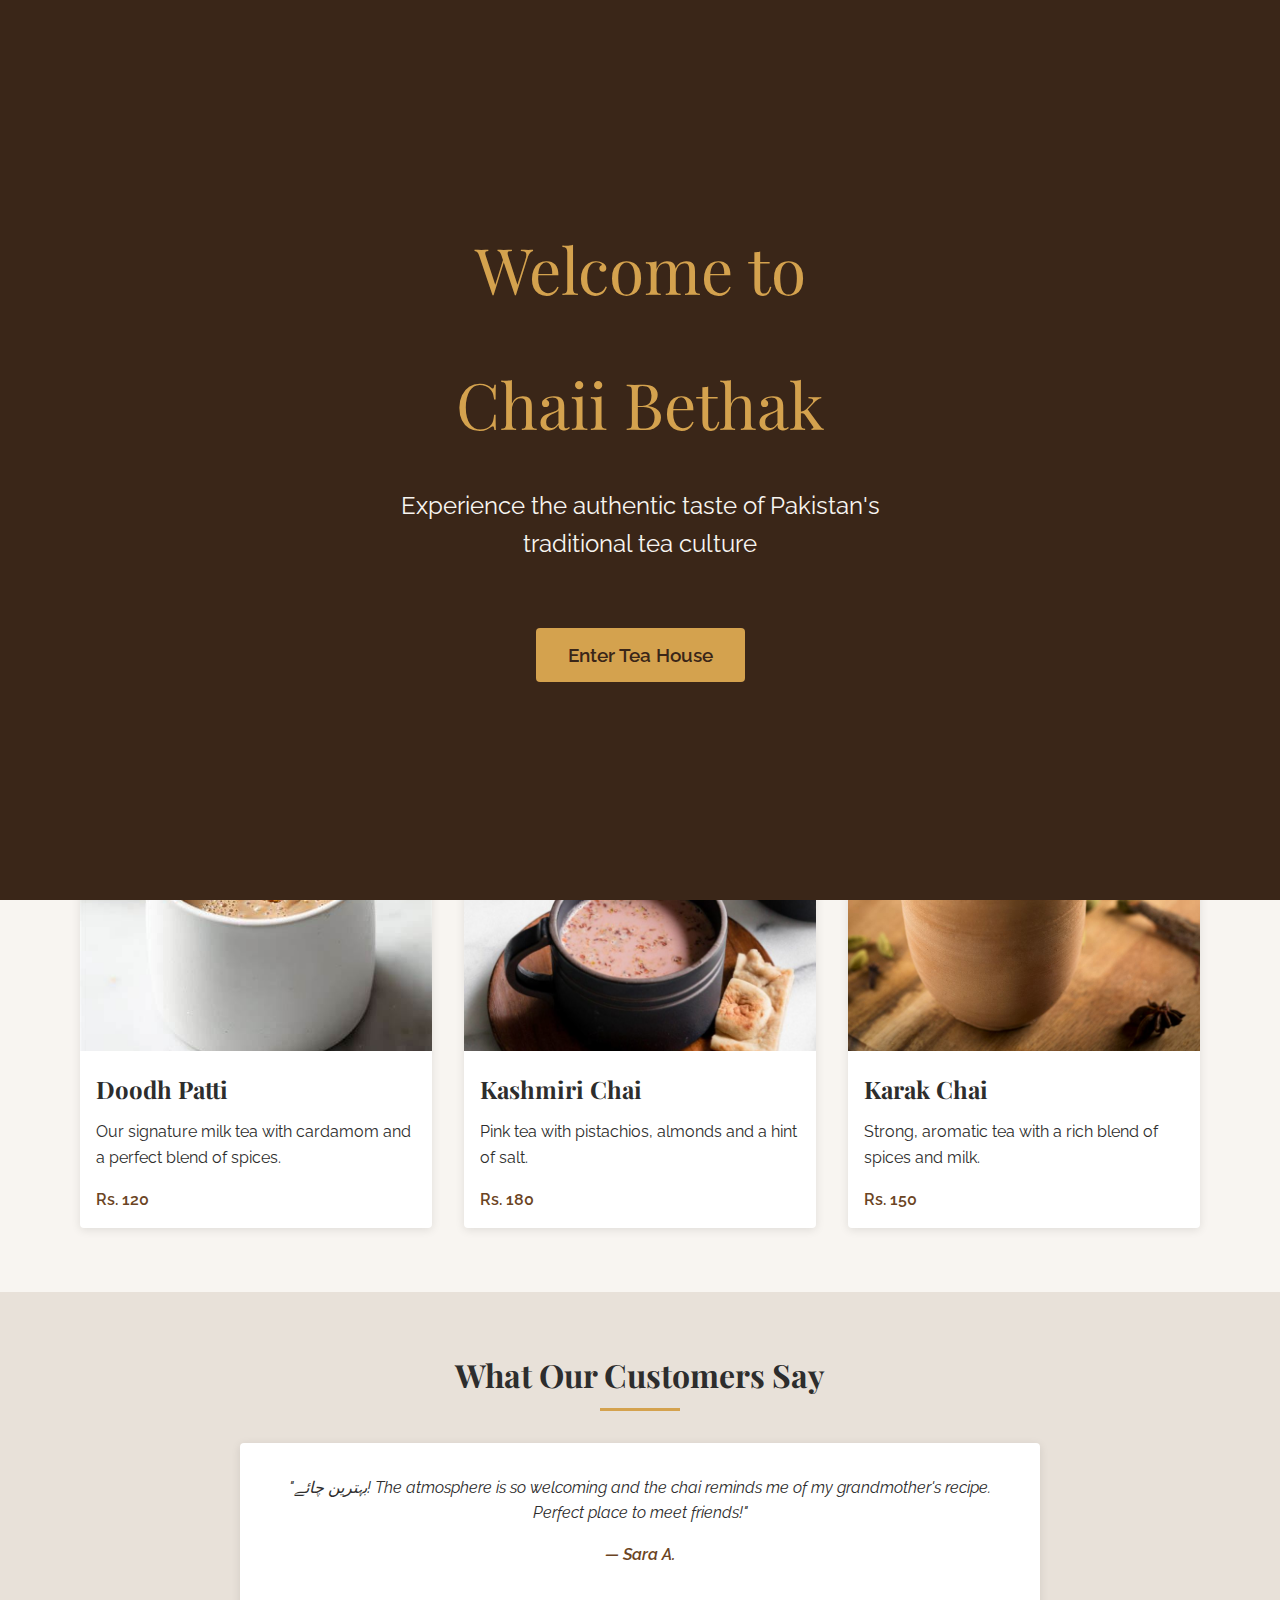
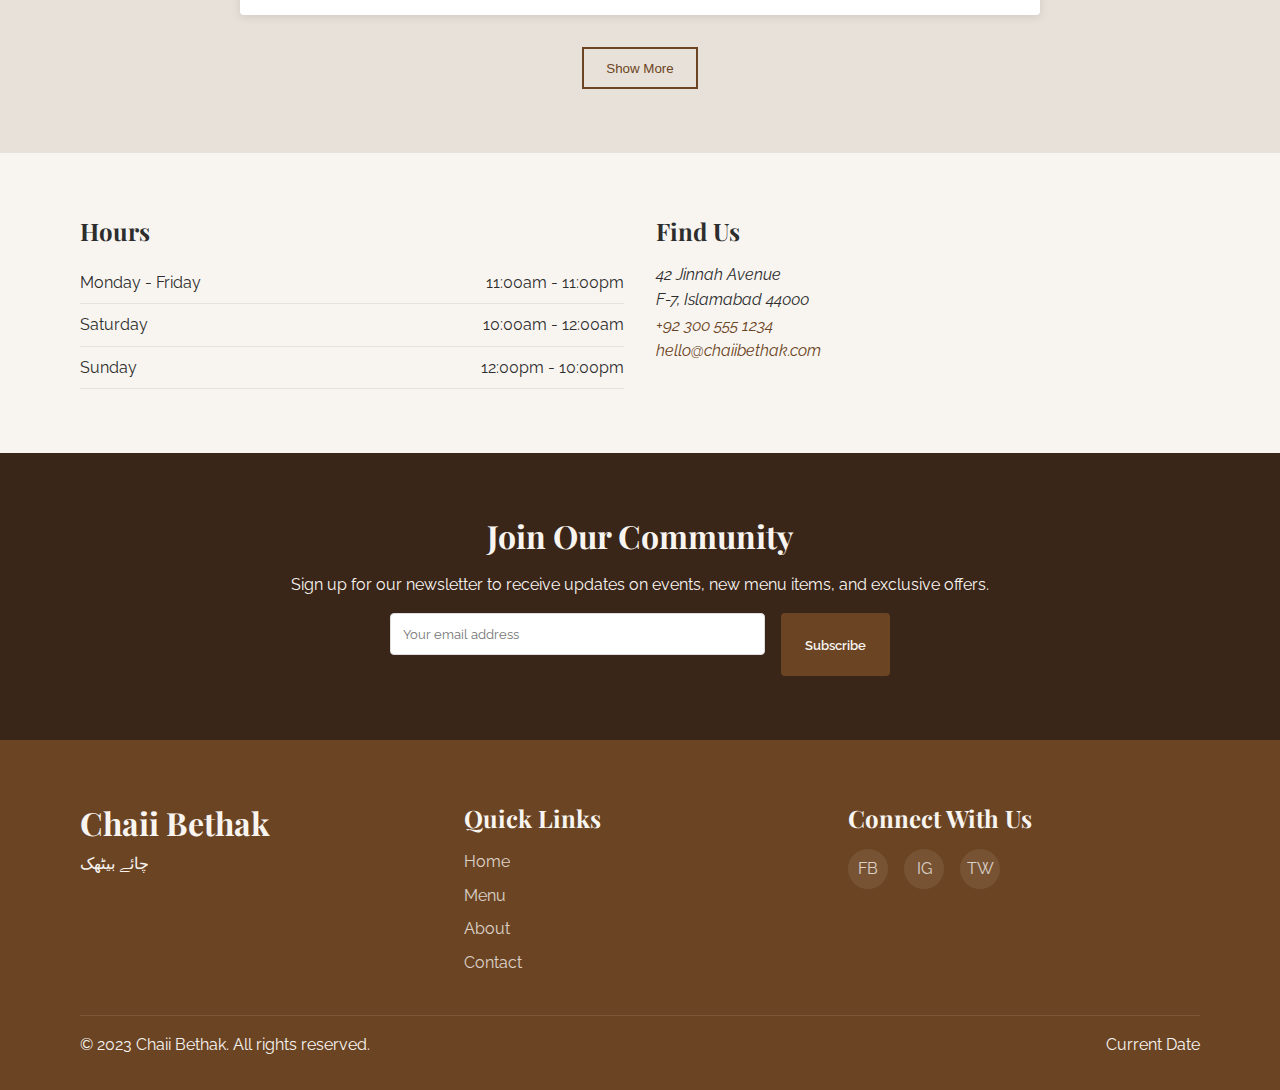
<file: index.html>
<!DOCTYPE html>
<html lang="en">
<head>
    <meta charset="UTF-8">
    <meta name="viewport" content="width=device-width, initial-scale=1.0">
    <title>Chaii Bethak - Traditional Pakistani Tea House</title>
    <link rel="stylesheet" href="css/style.css">
    <link rel="icon" href="favicon.ico" type="image/x-icon">
    <!-- Google Fonts - Using a mix of fonts for a more custom feel -->
    <link rel="preconnect" href="https://fonts.googleapis.com">
    <link rel="preconnect" href="https://fonts.gstatic.com" crossorigin>
    <link href="https://fonts.googleapis.com/css2?family=Playfair+Display:wght@400;700&family=Raleway:wght@300;400;600&display=swap" rel="stylesheet">
</head>
<body>
    <!-- Header with navigation -->
    <header>
        <div class="container">
            <div class="logo">
                <h1>Chaii Bethak</h1>
                <p class="tagline">چائے بیٹھک</p>
            </div>
            <nav>
                <ul>
                    <li><a href="index.html" class="active">Home</a></li>
                    <li><a href="menu.html">Menu</a></li>
                    <li><a href="about.html">About</a></li>
                    <li><a href="contact.html">Contact</a></li>
                </ul>
            </nav>
            <div class="mobile-menu-toggle">
                <span></span>
                <span></span>
                <span></span>
            </div>
        </div>
    </header>

    <!-- Hero section -->
    <section class="hero">
        <div class="container">
            <div class="hero-content">
                <h2>Brewing Traditions, <br>Serving Memories</h2>
                <p>Authentic Pakistani chai and cultural experience</p>
                <a href="menu.html" class="btn">Explore Our Menu</a>
            </div>
        </div>
    </section>

    <!-- Featured products section -->
    <section class="featured">
        <div class="container">
            <h2 class="section-title">Our Specialties</h2>
            <div class="products-grid">
                <div class="product-card">
                    <img src="images/chai1.jpg" alt="Doodh Patti">
                    <h3>Doodh Patti</h3>
                    <p>Our signature milk tea with cardamom and a perfect blend of spices.</p>
                    <p class="price">Rs. 120</p>
                </div>
                <div class="product-card">
                    <img src="images/chai2.jpg" alt="Kashmiri Chai">
                    <h3>Kashmiri Chai</h3>
                    <p>Pink tea with pistachios, almonds and a hint of salt.</p>
                    <p class="price">Rs. 180</p>
                </div>
                <div class="product-card">
                    <img src="images/chai3.jpg" alt="Karak Chai">
                    <h3>Karak Chai</h3>
                    <p>Strong, aromatic tea with a rich blend of spices and milk.</p>
                    <p class="price">Rs. 150</p>
                </div>
            </div>
        </div>
    </section>

    <!-- Testimonials section with toggle functionality -->
    <section class="testimonials">
        <div class="container">
            <h2 class="section-title">What Our Customers Say</h2>
            <div class="testimonial-container">
                <div class="testimonial">
                    <p>"بہترین چائے! The atmosphere is so welcoming and the chai reminds me of my grandmother's recipe. Perfect place to meet friends!"</p>
                    <p class="author">— Sara A.</p>
                </div>
                <div class="testimonial hidden">
                    <p>"Their samosas and chai combination is unbeatable. I come here every weekend with my family. Mashallah, great service!"</p>
                    <p class="author">— Ahmed K.</p>
                </div>
                <div class="testimonial hidden">
                    <p>"As a chai enthusiast, I appreciate their attention to authentic flavors. The cultural ambiance makes it even more special."</p>
                    <p class="author">— Fatima R.</p>
                </div>
            </div>
            <button id="show-more" class="btn-secondary">Show More</button>
        </div>
    </section>

    <!-- Hours and location -->
    <section class="info-section">
        <div class="container">
            <div class="info-grid">
                <div class="hours">
                    <h3>Hours</h3>
                    <table>
                        <tr>
                            <td>Monday - Friday</td>
                            <td>11:00am - 11:00pm</td>
                        </tr>
                        <tr>
                            <td>Saturday</td>
                            <td>10:00am - 12:00am</td>
                        </tr>
                        <tr>
                            <td>Sunday</td>
                            <td>12:00pm - 10:00pm</td>
                        </tr>
                    </table>
                </div>
                <div class="location">
                    <h3>Find Us</h3>
                    <address>
                        42 Jinnah Avenue<br>
                        F-7, Islamabad 44000<br>
                        <a href="tel:+923005551234">+92 300 555 1234</a><br>
                        <a href="mailto:hello@chaiibethak.com">hello@chaiibethak.com</a>
                    </address>
                </div>
            </div>
        </div>
    </section>

    <!-- Newsletter signup -->
    <section class="newsletter">
        <div class="container">
            <h2>Join Our Community</h2>
            <p>Sign up for our newsletter to receive updates on events, new menu items, and exclusive offers.</p>
            <form id="newsletter-form">
                <div class="form-group">
                    <input type="email" id="email" name="email" placeholder="Your email address" required>
                    <span class="error-message" id="email-error"></span>
                </div>
                <button type="submit" class="btn">Subscribe</button>
            </form>
        </div>
    </section>

    <!-- Footer -->
    <footer>
        <div class="container">
            <div class="footer-content">
                <div class="footer-logo">
                    <h2>Chaii Bethak</h2>
                    <p>چائے بیٹھک</p>
                </div>
                <div class="footer-links">
                    <h3>Quick Links</h3>
                    <ul>
                        <li><a href="index.html">Home</a></li>
                        <li><a href="menu.html">Menu</a></li>
                        <li><a href="about.html">About</a></li>
                        <li><a href="contact.html">Contact</a></li>
                    </ul>
                </div>
                <div class="footer-social">
                    <h3>Connect With Us</h3>
                    <div class="social-icons">
                        <a href="#" aria-label="Facebook">FB</a>
                        <a href="#" aria-label="Instagram">IG</a>
                        <a href="#" aria-label="Twitter">TW</a>
                    </div>
                </div>
            </div>
            <div class="footer-bottom">
                <p>&copy; 2023 Chaii Bethak. All rights reserved.</p>
                <p id="current-date">Current Date</p>
            </div>
        </div>
    </footer>

    <!-- Back to top button -->
    <button id="back-to-top" aria-label="Back to top">↑</button>

    <!-- JavaScript -->
    <script src="js/script.js"></script>
</body>
</html>
</file>
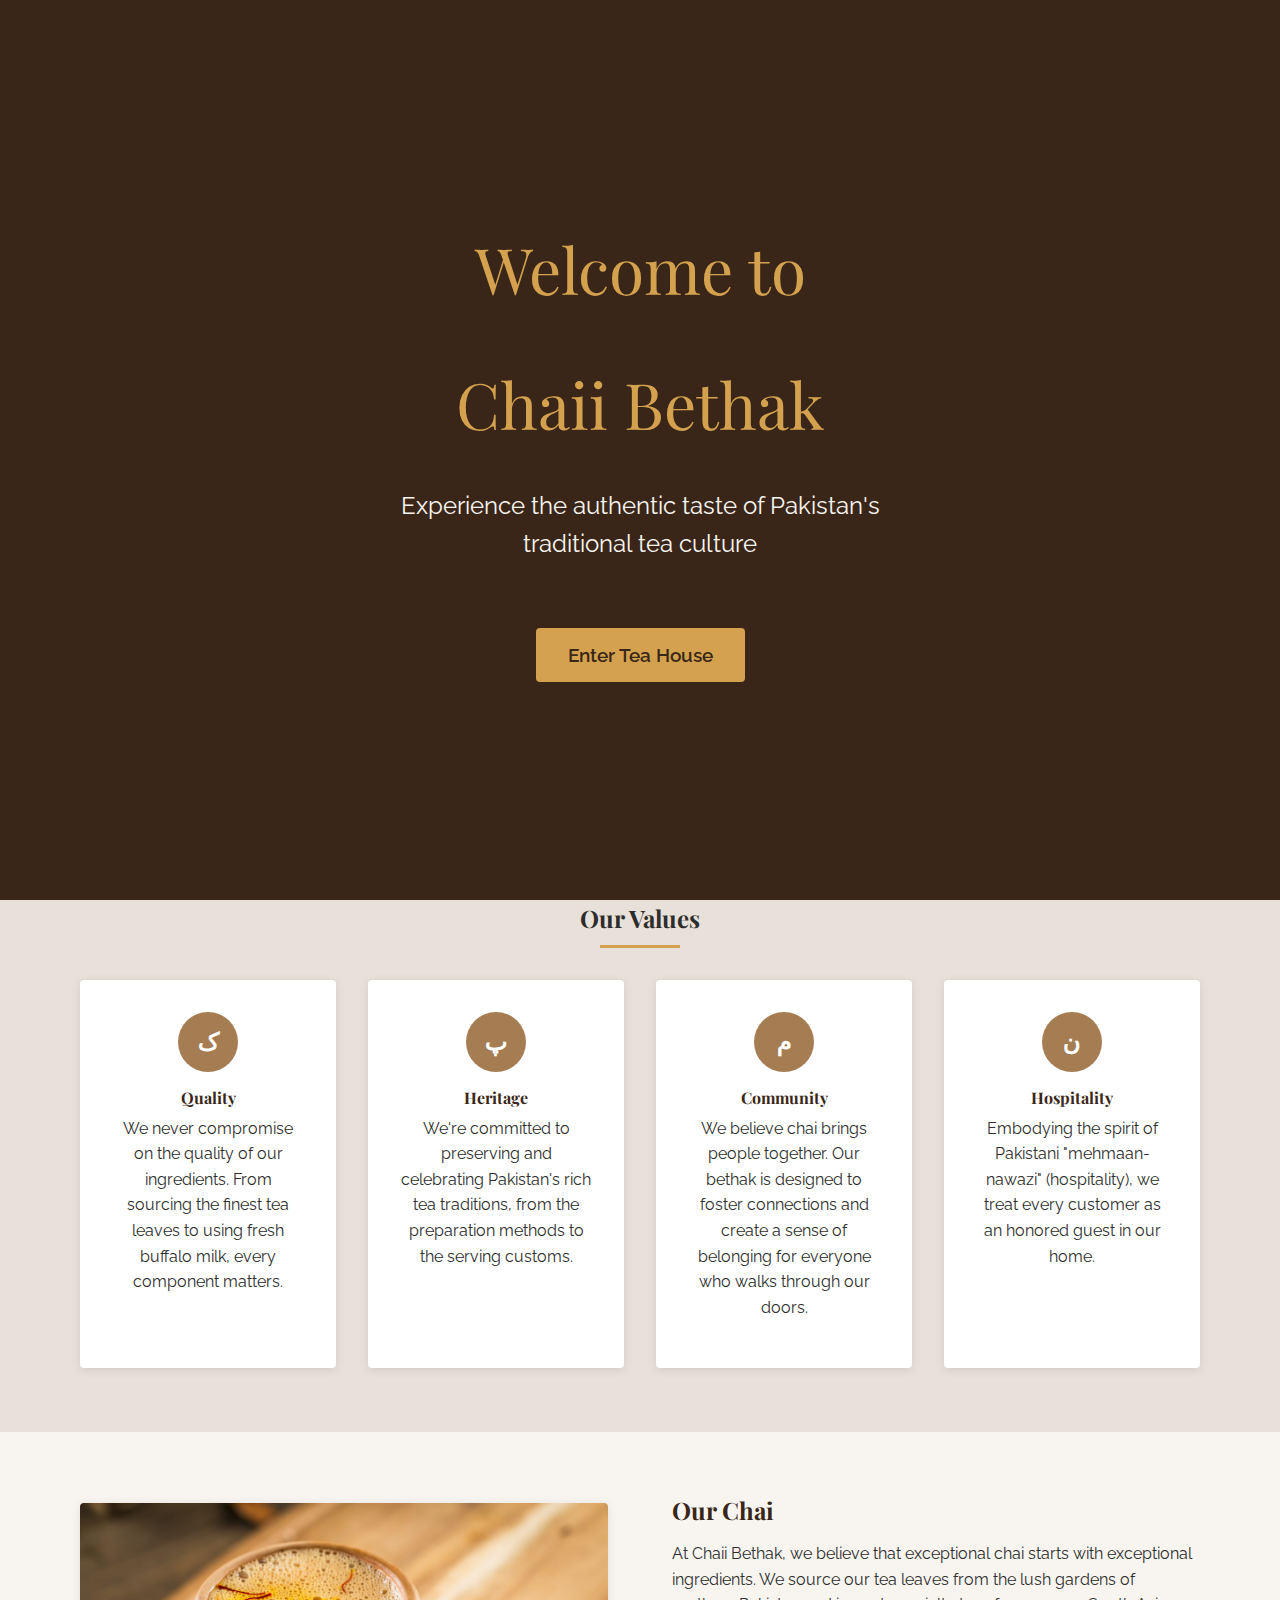
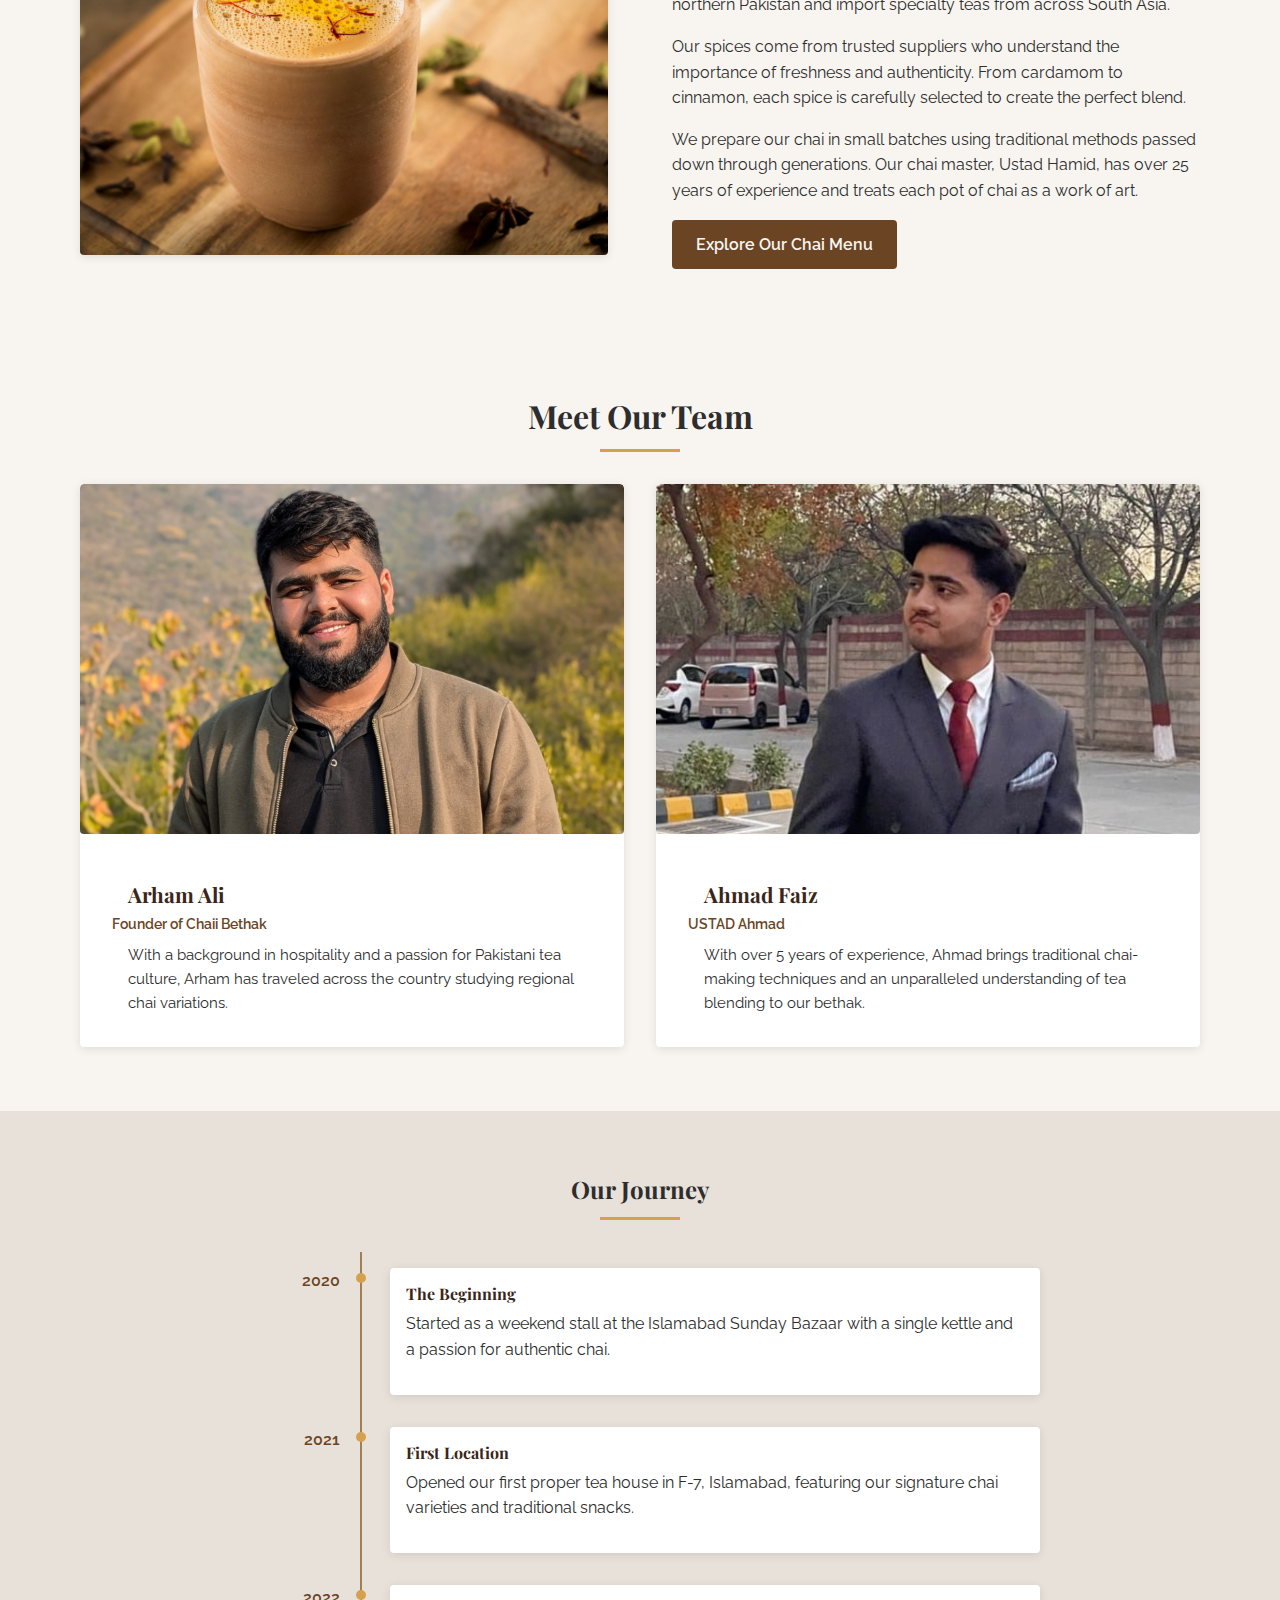
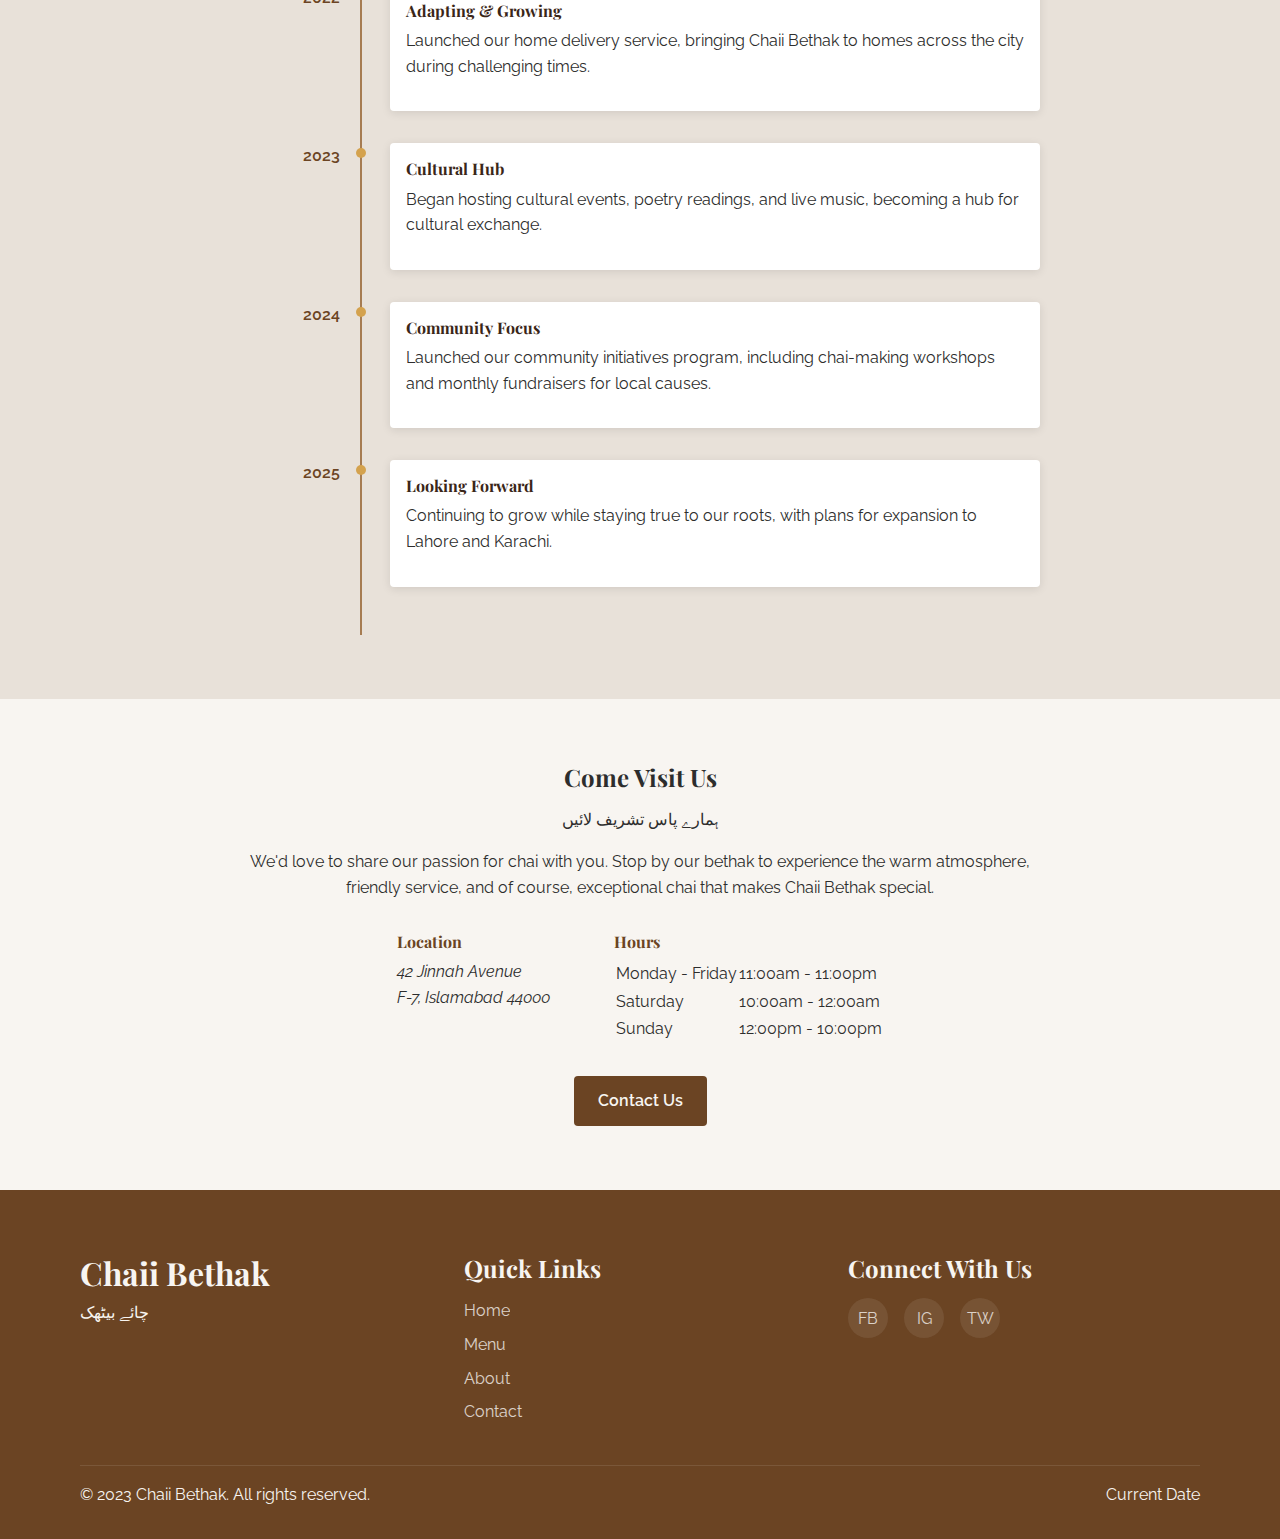
<file: about.html>
<!DOCTYPE html>
<html lang="en">
<head>
    <meta charset="UTF-8">
    <meta name="viewport" content="width=device-width, initial-scale=1.0">
    <title>About Us - Chaii Bethak</title>
    <link rel="stylesheet" href="css/style.css">
    <link rel="icon" href="favicon.ico" type="image/x-icon">
    <!-- Google Fonts -->
    <link rel="preconnect" href="https://fonts.googleapis.com">
    <link rel="preconnect" href="https://fonts.gstatic.com" crossorigin>
    <link href="https://fonts.googleapis.com/css2?family=Playfair+Display:wght@400;700&family=Raleway:wght@300;400;600&display=swap" rel="stylesheet">
</head>
<body>
    <!-- Header with navigation -->
    <header>
        <div class="container">
            <div class="logo">
                <h1>Chaii Bethak</h1>
                <p class="tagline">چائے بیٹھک</p>
            </div>
            <nav>
                <ul>
                    <li><a href="index.html">Home</a></li>
                    <li><a href="menu.html">Menu</a></li>
                    <li><a href="about.html" class="active">About</a></li>
                    <li><a href="contact.html">Contact</a></li>
                </ul>
            </nav>
            <div class="mobile-menu-toggle">
                <span></span>
                <span></span>
                <span></span>
            </div>
        </div>
    </header>

    <!-- Page header -->
    <section class="page-header">
        <div class="container">
            <h2>Our Story</h2>
            <p>ہماری کہانی</p>
        </div>
    </section>

    <!-- Our story section -->
    <section class="story-section">
        <div class="container">
            <div class="story-content">
                <div class="story-text">
                    <h3>How It All Began</h3>
                    <p>Chaii Bethak was born from a deep love for Pakistan's rich tea culture. In 2020, founders Arham Ali and Ahmad Faiz, after years of experiencing tea traditions across Pakistan, decided to create a space where quality chai, community, and cultural heritage could thrive together.</p>
                    <p>What started as a small stall at the local bazaar quickly gained a devoted following. People weren't just coming for the chai; they were coming for the experience—the warm conversations, the traditional ambiance, and the authentic flavors that reminded them of home.</p>
                    <p>Within a year, we opened our first proper tea house in Islamabad, creating a "bethak" (sitting area) for chai enthusiasts and casual drinkers alike. The name "Chaii Bethak" reflects our commitment to being more than just a tea shop—we're a gathering place where people can find comfort, connection, and of course, exceptional chai.</p>
                </div>
                <div class="story-image">
                    <img src="images/founders.jpg" alt="Chaii Bethak Founders">
                </div>
            </div>
        </div>
    </section>

    <!-- Our values section -->
    <section class="values-section">
        <div class="container">
            <h3 class="section-title">Our Values</h3>
            <div class="values-grid">
                <div class="value-card">
                    <div class="value-icon">ک</div>
                    <h4>Quality</h4>
                    <p>We never compromise on the quality of our ingredients. From sourcing the finest tea leaves to using fresh buffalo milk, every component matters.</p>
                </div>
                <div class="value-card">
                    <div class="value-icon">پ</div>
                    <h4>Heritage</h4>
                    <p>We're committed to preserving and celebrating Pakistan's rich tea traditions, from the preparation methods to the serving customs.</p>
                </div>
                <div class="value-card">
                    <div class="value-icon">م</div>
                    <h4>Community</h4>
                    <p>We believe chai brings people together. Our bethak is designed to foster connections and create a sense of belonging for everyone who walks through our doors.</p>
                </div>
                <div class="value-card">
                    <div class="value-icon">ن</div>
                    <h4>Hospitality</h4>
                    <p>Embodying the spirit of Pakistani "mehmaan-nawazi" (hospitality), we treat every customer as an honored guest in our home.</p>
                </div>
            </div>
        </div>
    </section>

    <!-- Our tea section -->
    <section class="coffee-sourcing">
        <div class="container">
            <div class="sourcing-content">
                <div class="sourcing-image">
                    <img src="images/chai3.jpg" alt="Tea Garden">
                </div>
                <div class="sourcing-text">
                    <h3>Our Chai</h3>
                    <p>At Chaii Bethak, we believe that exceptional chai starts with exceptional ingredients. We source our tea leaves from the lush gardens of northern Pakistan and import specialty teas from across South Asia.</p>
                    <p>Our spices come from trusted suppliers who understand the importance of freshness and authenticity. From cardamom to cinnamon, each spice is carefully selected to create the perfect blend.</p>
                    <p>We prepare our chai in small batches using traditional methods passed down through generations. Our chai master, Ustad Hamid, has over 25 years of experience and treats each pot of chai as a work of art.</p>
                    <a href="menu.html" class="btn">Explore Our Chai Menu</a>
                </div>
            </div>
        </div>
    </section>

    <!-- Team section -->
    <section class="team-section">
        <div class="container">
            <h2 class="section-title">Meet Our Team</h2>
            <div class="team-grid">
                <div class="team-member">
                    <div class="team-photo">
                        <img src="images/arham.jpg" alt="Arham Ali">
                    </div>
                    <div class="team-content">
                        <h4>Arham Ali</h4>
                        <span class="team-role">Founder of Chaii Bethak</span>
                        <p>With a background in hospitality and a passion for Pakistani tea culture, Arham has traveled across the country studying regional chai variations.</p>
                    </div>
                </div>
                <div class="team-member">
                    <div class="team-photo">
                        <img src="images/ahmed.jpg" alt="Ahmad Faiz">
                    </div>
                    <div class="team-content">
                        <h4>Ahmad Faiz</h4>
                        <span class="team-role">USTAD Ahmad</span>
                        <p>With over 5 years of experience, Ahmad brings traditional chai-making techniques and an unparalleled understanding of tea blending to our bethak.</p>
                    </div>
                </div>
            </div>
        </div>
    </section>

    <!-- Timeline section -->
    <section class="timeline-section">
        <div class="container">
            <h3 class="section-title">Our Journey</h3>
            <div class="timeline">
                <div class="timeline-item">
                    <div class="timeline-dot"></div>
                    <div class="timeline-date">2020</div>
                    <div class="timeline-content">
                        <h4>The Beginning</h4>
                        <p>Started as a weekend stall at the Islamabad Sunday Bazaar with a single kettle and a passion for authentic chai.</p>
                    </div>
                </div>
                <div class="timeline-item">
                    <div class="timeline-dot"></div>
                    <div class="timeline-date">2021</div>
                    <div class="timeline-content">
                        <h4>First Location</h4>
                        <p>Opened our first proper tea house in F-7, Islamabad, featuring our signature chai varieties and traditional snacks.</p>
                    </div>
                </div>
                <div class="timeline-item">
                    <div class="timeline-dot"></div>
                    <div class="timeline-date">2022</div>
                    <div class="timeline-content">
                        <h4>Adapting & Growing</h4>
                        <p>Launched our home delivery service, bringing Chaii Bethak to homes across the city during challenging times.</p>
                    </div>
                </div>
                <div class="timeline-item">
                    <div class="timeline-dot"></div>
                    <div class="timeline-date">2023</div>
                    <div class="timeline-content">
                        <h4>Cultural Hub</h4>
                        <p>Began hosting cultural events, poetry readings, and live music, becoming a hub for cultural exchange.</p>
                    </div>
                </div>
                <div class="timeline-item">
                    <div class="timeline-dot"></div>
                    <div class="timeline-date">2024</div>
                    <div class="timeline-content">
                        <h4>Community Focus</h4>
                        <p>Launched our community initiatives program, including chai-making workshops and monthly fundraisers for local causes.</p>
                    </div>
                </div>
                <div class="timeline-item">
                    <div class="timeline-dot"></div>
                    <div class="timeline-date">2025</div>
                    <div class="timeline-content">
                        <h4>Looking Forward</h4>
                        <p>Continuing to grow while staying true to our roots, with plans for expansion to Lahore and Karachi.</p>
                    </div>
                </div>
            </div>
        </div>
    </section>

    <!-- Visit us section -->
    <section class="visit-section">
        <div class="container">
            <div class="visit-content">
                <h3>Come Visit Us</h3>
                <p>ہمارے پاس تشریف لائیں</p>
                <p>We'd love to share our passion for chai with you. Stop by our bethak to experience the warm atmosphere, friendly service, and of course, exceptional chai that makes Chaii Bethak special.</p>
                <div class="visit-info">
                    <div class="visit-address">
                        <h4>Location</h4>
                        <address>
                            42 Jinnah Avenue<br>
                            F-7, Islamabad 44000
                        </address>
                    </div>
                    <div class="visit-hours">
                        <h4>Hours</h4>
                        <table>
                            <tr>
                                <td>Monday - Friday</td>
                                <td>11:00am - 11:00pm</td>
                            </tr>
                            <tr>
                                <td>Saturday</td>
                                <td>10:00am - 12:00am</td>
                            </tr>
                            <tr>
                                <td>Sunday</td>
                                <td>12:00pm - 10:00pm</td>
                            </tr>
                        </table>
                    </div>
                </div>
                <a href="contact.html" class="btn">Contact Us</a>
            </div>
        </div>
    </section>

    <!-- Footer -->
    <footer>
        <div class="container">
            <div class="footer-content">
                <div class="footer-logo">
                    <h2>Chaii Bethak</h2>
                    <p>چائے بیٹھک</p>
                </div>
                <div class="footer-links">
                    <h3>Quick Links</h3>
                    <ul>
                        <li><a href="index.html">Home</a></li>
                        <li><a href="menu.html">Menu</a></li>
                        <li><a href="about.html">About</a></li>
                        <li><a href="contact.html">Contact</a></li>
                    </ul>
                </div>
                <div class="footer-social">
                    <h3>Connect With Us</h3>
                    <div class="social-icons">
                        <a href="#" aria-label="Facebook">FB</a>
                        <a href="#" aria-label="Instagram">IG</a>
                        <a href="#" aria-label="Twitter">TW</a>
                    </div>
                </div>
            </div>
            <div class="footer-bottom">
                <p>&copy; 2023 Chaii Bethak. All rights reserved.</p>
                <p id="current-date">Current Date</p>
            </div>
        </div>
    </footer>

    <!-- Back to top button -->
    <button id="back-to-top" aria-label="Back to top">↑</button>

    <!-- JavaScript -->
    <script src="js/script.js"></script>
</body>
</html>
</file>
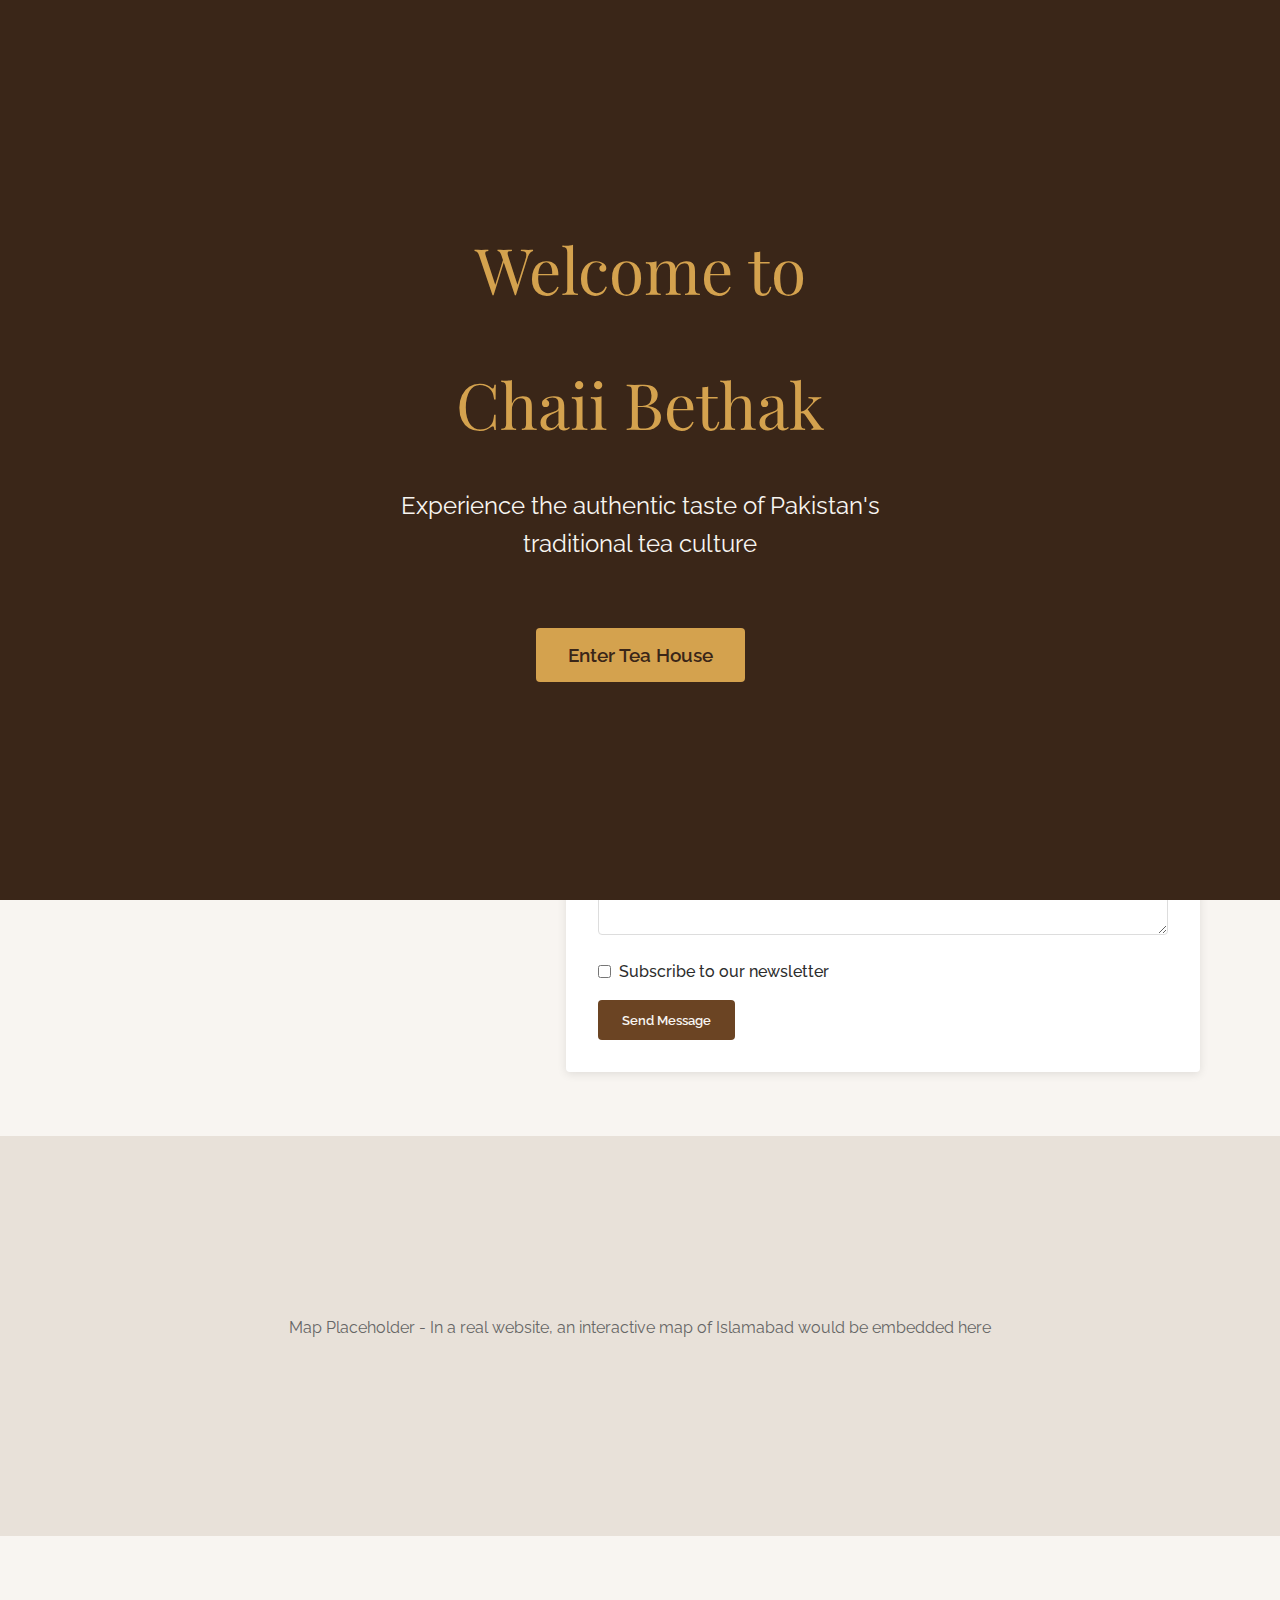
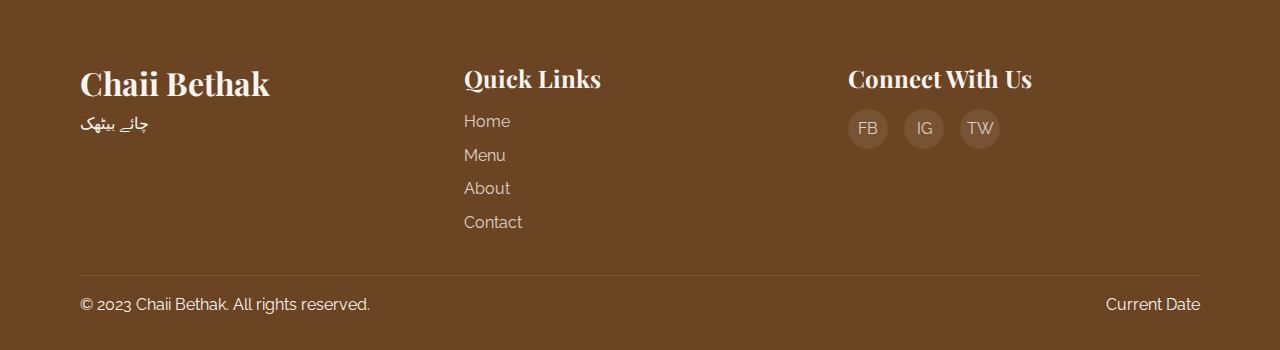
<file: contact.html>
<!DOCTYPE html>
<html lang="en">
<head>
    <meta charset="UTF-8">
    <meta name="viewport" content="width=device-width, initial-scale=1.0">
    <title>Contact Us - Chaii Bethak</title>
    <link rel="stylesheet" href="css/style.css">
    <link rel="icon" href="favicon.ico" type="image/x-icon">
    <!-- Google Fonts -->
    <link rel="preconnect" href="https://fonts.googleapis.com">
    <link rel="preconnect" href="https://fonts.gstatic.com" crossorigin>
    <link href="https://fonts.googleapis.com/css2?family=Playfair+Display:wght@400;700&family=Raleway:wght@300;400;600&display=swap" rel="stylesheet">
</head>
<body>
    <!-- Header with navigation -->
    <header>
        <div class="container">
            <div class="logo">
                <h1>Chaii Bethak</h1>
                <p class="tagline">چائے بیٹھک</p>
            </div>
            <nav>
                <ul>
                    <li><a href="index.html">Home</a></li>
                    <li><a href="menu.html">Menu</a></li>
                    <li><a href="about.html">About</a></li>
                    <li><a href="contact.html" class="active">Contact</a></li>
                </ul>
            </nav>
            <div class="mobile-menu-toggle">
                <span></span>
                <span></span>
                <span></span>
            </div>
        </div>
    </header>

    <!-- Page header -->
    <section class="page-header">
        <div class="container">
            <h2>Contact Us</h2>
            <p>ہم سے رابطہ کریں</p>
        </div>
    </section>

    <!-- Contact form section -->
    <section class="contact-section">
        <div class="container">
            <div class="contact-grid">
                <div class="contact-info">
                    <h3>Get In Touch</h3>
                    <p>Have questions, feedback, or want to book an event? Reach out to us using the form or contact information below.</p>
                    
                    <div class="info-item">
                        <h4>Address</h4>
                        <address>
                            42 Jinnah Avenue<br>
                            F-7, Islamabad 44000
                        </address>
                    </div>
                    
                    <div class="info-item">
                        <h4>Phone</h4>
                        <p><a href="tel:+923451329150">+92 345 1329150</a></p>
                        <p><a href="tel:+923197670581">+92 319 7670581</a></p>
                    </div>
                    
                    <div class="info-item">
                        <h4>Email</h4>
                        <p><a href="mailto:chaiibethak@gmail.com">chaiibethak@gmail.com</a></p>
                    </div>
                    
                    <div class="info-item">
                        <h4>Hours</h4>
                        <table>
                            <tr>
                                <td>Monday - Friday</td>
                                <td>11:00am - 11:00pm</td>
                            </tr>
                            <tr>
                                <td>Saturday</td>
                                <td>10:00am - 12:00am</td>
                            </tr>
                            <tr>
                                <td>Sunday</td>
                                <td>12:00pm - 10:00pm</td>
                            </tr>
                        </table>
                    </div>
                </div>
                
                <div class="contact-form">
                    <h3>Send Us a Message</h3>
                    <form id="contact-form">
                        <div class="form-group">
                            <label for="name">Name</label>
                            <input type="text" id="name" name="name" required>
                            <span class="error-message" id="name-error"></span>
                        </div>
                        
                        <div class="form-group">
                            <label for="contact-email">Email</label>
                            <input type="email" id="contact-email" name="email" required>
                            <span class="error-message" id="contact-email-error"></span>
                        </div>
                        
                        <div class="form-group">
                            <label for="phone">Phone</label>
                            <input type="tel" id="phone" name="phone" pattern="[0-9]{4}-[0-9]{7}">
                            <small>Format: 0300-5551234</small>
                            <span class="error-message" id="phone-error"></span>
                        </div>
                        
                        <div class="form-group">
                            <label for="subject">Subject</label>
                            <select id="subject" name="subject" required>
                                <option value="">Select a subject</option>
                                <option value="general">General Inquiry</option>
                                <option value="feedback">Feedback</option>
                                <option value="event">Event Booking</option>
                                <option value="catering">Catering Services</option>
                                <option value="other">Other</option>
                            </select>
                            <span class="error-message" id="subject-error"></span>
                        </div>
                        
                        <div class="form-group">
                            <label for="message">Message</label>
                            <textarea id="message" name="message" rows="5" required></textarea>
                            <span class="error-message" id="message-error"></span>
                        </div>
                        
                        <div class="form-group checkbox">
                            <input type="checkbox" id="newsletter-opt-in" name="newsletter-opt-in">
                            <label for="newsletter-opt-in">Subscribe to our newsletter</label>
                        </div>
                        
                        <button type="submit" class="btn">Send Message</button>
                    </form>
                </div>
            </div>
        </div>
    </section>

    <!-- Map section (placeholder) -->
    <section class="map-section">
        <div class="map-placeholder">
            <p>Map Placeholder - In a real website, an interactive map of Islamabad would be embedded here</p>
        </div>
    </section>

    <!-- Footer -->
    <footer>
        <div class="container">
            <div class="footer-content">
                <div class="footer-logo">
                    <h2>Chaii Bethak</h2>
                    <p>چائے بیٹھک</p>
                </div>
                <div class="footer-links">
                    <h3>Quick Links</h3>
                    <ul>
                        <li><a href="index.html">Home</a></li>
                        <li><a href="menu.html">Menu</a></li>
                        <li><a href="about.html">About</a></li>
                        <li><a href="contact.html">Contact</a></li>
                    </ul>
                </div>
                <div class="footer-social">
                    <h3>Connect With Us</h3>
                    <div class="social-icons">
                        <a href="#" aria-label="Facebook">FB</a>
                        <a href="#" aria-label="Instagram">IG</a>
                        <a href="#" aria-label="Twitter">TW</a>
                    </div>
                </div>
            </div>
            <div class="footer-bottom">
                <p>&copy; 2023 Chaii Bethak. All rights reserved.</p>
                <p id="current-date">Current Date</p>
            </div>
        </div>
    </footer>

    <!-- Back to top button -->
    <button id="back-to-top" aria-label="Back to top">↑</button>

    <!-- JavaScript -->
    <script src="js/script.js"></script>
</body>
</html>
</file>
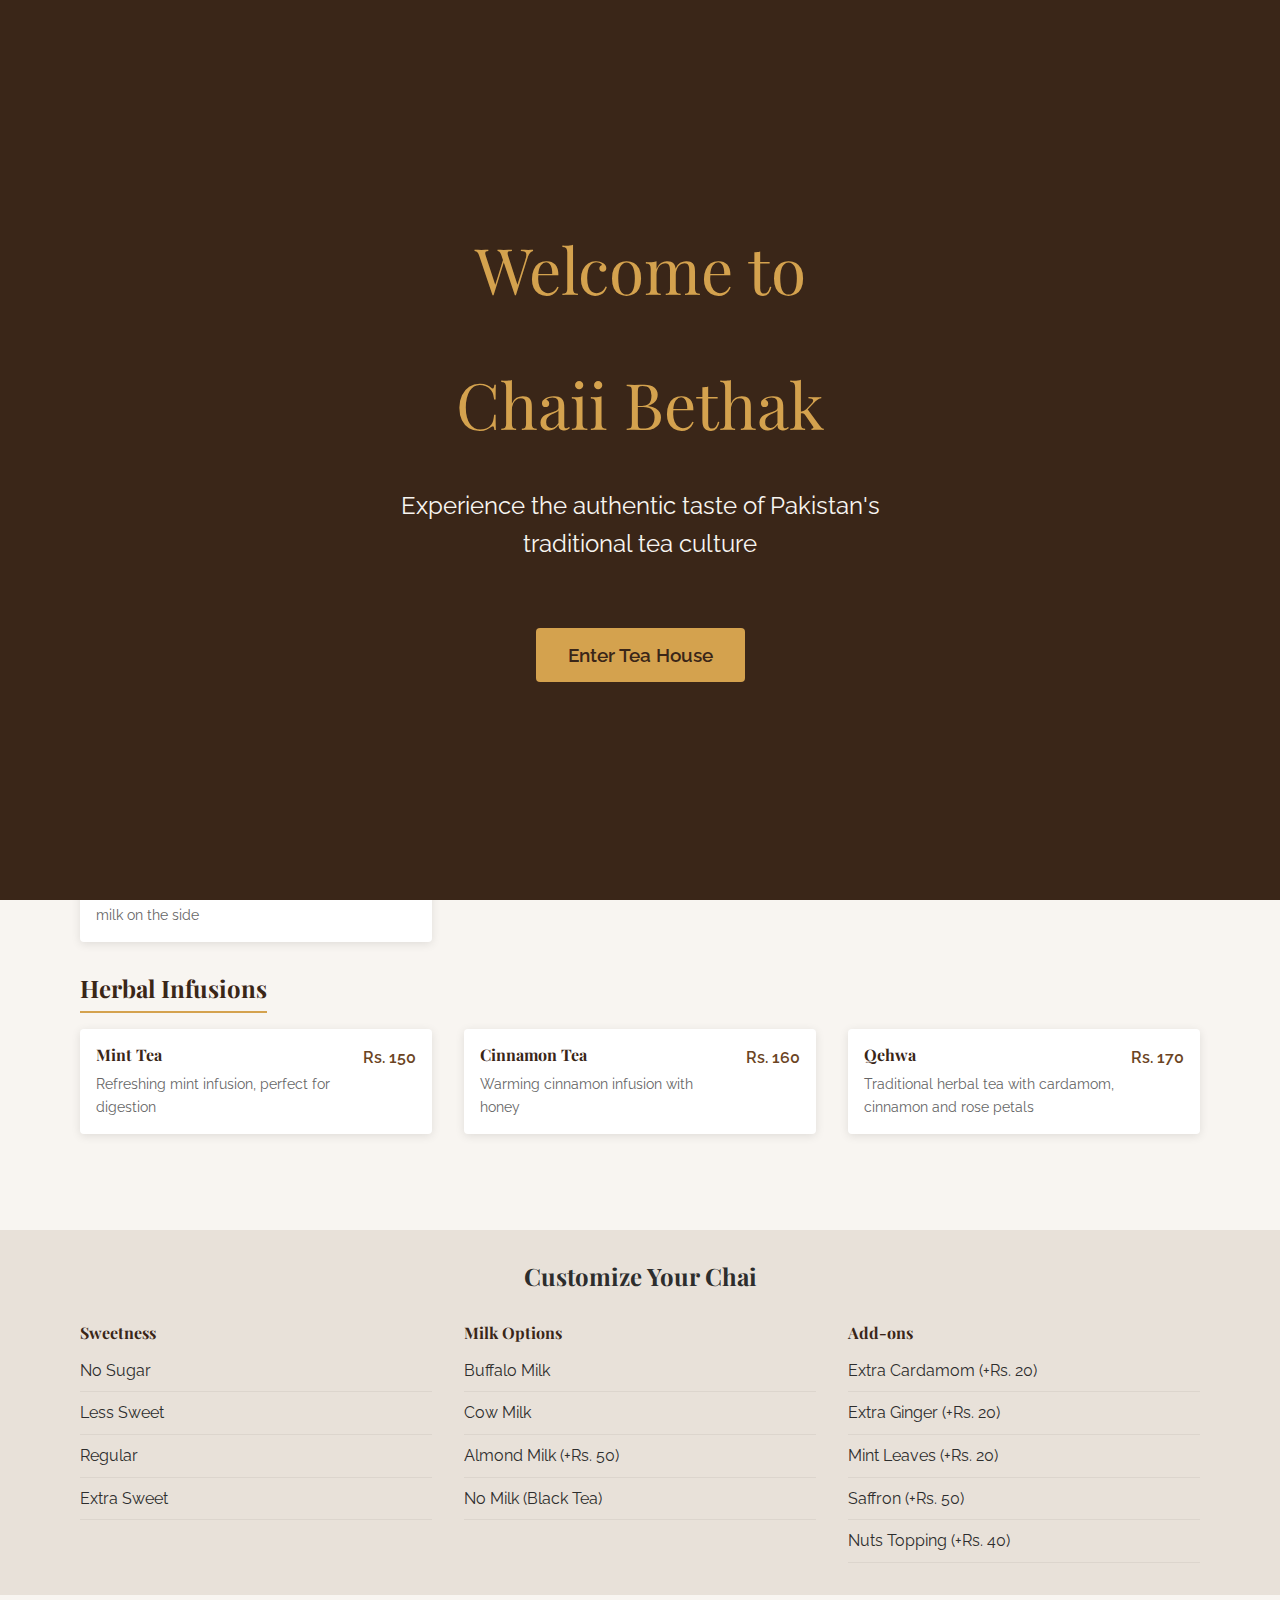
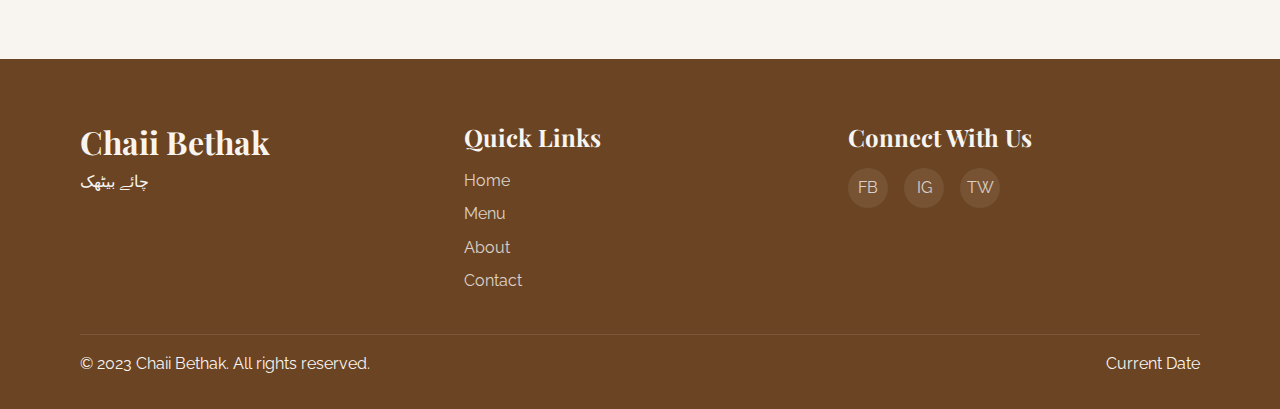
<file: menu.html>
<!DOCTYPE html>
<html lang="en">
<head>
    <meta charset="UTF-8">
    <meta name="viewport" content="width=device-width, initial-scale=1.0">
    <title>Our Menu - Chaii Bethak</title>
    <link rel="stylesheet" href="css/style.css">
    <link rel="icon" href="favicon.ico" type="image/x-icon">
    <!-- Google Fonts -->
    <link rel="preconnect" href="https://fonts.googleapis.com">
    <link rel="preconnect" href="https://fonts.gstatic.com" crossorigin>
    <link href="https://fonts.googleapis.com/css2?family=Playfair+Display:wght@400;700&family=Raleway:wght@300;400;600&display=swap" rel="stylesheet">
</head>
<body>
    <!-- Header with navigation -->
    <header>
        <div class="container">
            <div class="logo">
                <h1>Chaii Bethak</h1>
                <p class="tagline">چائے بیٹھک</p>
            </div>
            <nav>
                <ul>
                    <li><a href="index.html">Home</a></li>
                    <li><a href="menu.html" class="active">Menu</a></li>
                    <li><a href="about.html">About</a></li>
                    <li><a href="contact.html">Contact</a></li>
                </ul>
            </nav>
            <div class="mobile-menu-toggle">
                <span></span>
                <span></span>
                <span></span>
            </div>
        </div>
    </header>

    <!-- Page header -->
    <section class="page-header">
        <div class="container">
            <h2>Our Menu</h2>
        </div>
    </section>

    <!-- Menu navigation -->
    <section class="menu-nav">
        <div class="container">
            <div class="menu-tabs">
                <button class="menu-tab active" data-target="chai">Chai</button>
                <button class="menu-tab" data-target="snacks">Snacks</button>
                <button class="menu-tab" data-target="meals">Meals</button>
                <button class="menu-tab" data-target="desserts">Desserts</button>
            </div>
        </div>
    </section>

    <!-- Chai menu section -->
    <section id="chai" class="menu-section active">
        <div class="container">
            <div class="menu-category">
                <h3>Traditional Chai</h3>
                <div class="menu-items">
                    <div class="menu-item">
                        <div class="menu-item-info">
                            <h4>Doodh Patti</h4>
                            <p>Classic milk tea with cardamom and a perfect blend of spices</p>
                        </div>
                        <div class="menu-item-price">
                            <p>Rs. 120</p>
                        </div>
                    </div>
                    <div class="menu-item">
                        <div class="menu-item-info">
                            <h4>Elaichi Chai</h4>
                            <p>Tea with extra cardamom flavor</p>
                        </div>
                        <div class="menu-item-price">
                            <p>Rs. 130</p>
                        </div>
                    </div>
                    <div class="menu-item">
                        <div class="menu-item-info">
                            <h4>Adrak Chai</h4>
                            <p>Ginger-infused tea, perfect for cold weather</p>
                        </div>
                        <div class="menu-item-price">
                            <p>Rs. 140</p>
                        </div>
                    </div>
                    <div class="menu-item">
                        <div class="menu-item-info">
                            <h4>Karak Chai</h4>
                            <p>Strong, aromatic tea with a rich blend of spices and milk</p>
                        </div>
                        <div class="menu-item-price">
                            <p>Rs. 150</p>
                        </div>
                    </div>
                    <div class="menu-item">
                        <div class="menu-item-info">
                            <h4>Masala Chai</h4>
                            <p>Tea with a blend of traditional Pakistani spices</p>
                        </div>
                        <div class="menu-item-price">
                            <p>Rs. 160</p>
                        </div>
                    </div>
                </div>
            </div>

            <div class="menu-category">
                <h3>Special Chai</h3>
                <div class="menu-items">
                    <div class="menu-item">
                        <div class="menu-item-info">
                            <h4>Kashmiri Chai</h4>
                            <p>Pink tea with pistachios, almonds and a hint of salt</p>
                        </div>
                        <div class="menu-item-price">
                            <p>Rs. 180</p>
                        </div>
                    </div>
                    <div class="menu-item">
                        <div class="menu-item-info">
                            <h4>Peshawari Kahwa</h4>
                            <p>Green tea with cardamom, cinnamon, and dried fruits</p>
                        </div>
                        <div class="menu-item-price">
                            <p>Rs. 170</p>
                        </div>
                    </div>
                    <div class="menu-item">
                        <div class="menu-item-info">
                            <h4>Saffron Chai</h4>
                            <p>Luxurious tea infused with saffron and cardamom</p>
                        </div>
                        <div class="menu-item-price">
                            <p>Rs. 200</p>
                        </div>
                    </div>
                    <div class="menu-item">
                        <div class="menu-item-info">
                            <h4>Balochi Chai</h4>
                            <p>Strong black tea served with salt and milk on the side</p>
                        </div>
                        <div class="menu-item-price">
                            <p>Rs. 160</p>
                        </div>
                    </div>
                </div>
            </div>

            <div class="menu-category">
                <h3>Herbal Infusions</h3>
                <div class="menu-items">
                    <div class="menu-item">
                        <div class="menu-item-info">
                            <h4>Mint Tea</h4>
                            <p>Refreshing mint infusion, perfect for digestion</p>
                        </div>
                        <div class="menu-item-price">
                            <p>Rs. 150</p>
                        </div>
                    </div>
                    <div class="menu-item">
                        <div class="menu-item-info">
                            <h4>Cinnamon Tea</h4>
                            <p>Warming cinnamon infusion with honey</p>
                        </div>
                        <div class="menu-item-price">
                            <p>Rs. 160</p>
                        </div>
                    </div>
                    <div class="menu-item">
                        <div class="menu-item-info">
                            <h4>Qehwa</h4>
                            <p>Traditional herbal tea with cardamom, cinnamon and rose petals</p>
                        </div>
                        <div class="menu-item-price">
                            <p>Rs. 170</p>
                        </div>
                    </div>
                </div>
            </div>
        </div>
    </section>

    <!-- Snacks menu section -->
    <section id="snacks" class="menu-section">
        <div class="container">
            <div class="menu-category">
                <h3>Savory Snacks</h3>
                <div class="menu-items">
                    <div class="menu-item">
                        <div class="menu-item-info">
                            <h4>Samosa</h4>
                            <p>Crispy pastry filled with spiced potatoes and peas</p>
                        </div>
                        <div class="menu-item-price">
                            <p>Rs. 60</p>
                        </div>
                    </div>
                    <div class="menu-item">
                        <div class="menu-item-info">
                            <h4>Pakora</h4>
                            <p>Mixed vegetable fritters with mint chutney</p>
                        </div>
                        <div class="menu-item-price">
                            <p>Rs. 150</p>
                        </div>
                    </div>
                    <div class="menu-item">
                        <div class="menu-item-info">
                            <h4>Aloo Tikki</h4>
                            <p>Spiced potato patties served with tamarind chutney</p>
                        </div>
                        <div class="menu-item-price">
                            <p>Rs. 120</p>
                        </div>
                    </div>
                    <div class="menu-item">
                        <div class="menu-item-info">
                            <h4>Chaat</h4>
                            <p>Tangy and spicy street food with crispy base, yogurt and chutneys</p>
                        </div>
                        <div class="menu-item-price">
                            <p>Rs. 180</p>
                        </div>
                    </div>
                    <div class="menu-item">
                        <div class="menu-item-info">
                            <h4>Bun Kabab</h4>
                            <p>Traditional Pakistani burger with spiced patty and chutneys</p>
                        </div>
                        <div class="menu-item-price">
                            <p>Rs. 200</p>
                        </div>
                    </div>
                </div>
            </div>

            <div class="menu-category">
                <h3>Rolls & Sandwiches</h3>
                <div class="menu-items">
                    <div class="menu-item">
                        <div class="menu-item-info">
                            <h4>Chicken Tikka Roll</h4>
                            <p>Grilled spiced chicken wrapped in paratha with mint chutney</p>
                        </div>
                        <div class="menu-item-price">
                            <p>Rs. 250</p>
                        </div>
                    </div>
                    <div class="menu-item">
                        <div class="menu-item-info">
                            <h4>Seekh Kabab Roll</h4>
                            <p>Grilled minced meat kabab wrapped in paratha</p>
                        </div>
                        <div class="menu-item-price">
                            <p>Rs. 280</p>
                        </div>
                    </div>
                    <div class="menu-item">
                        <div class="menu-item-info">
                            <h4>Club Sandwich</h4>
                            <p>Triple-decker sandwich with chicken, egg, and vegetables</p>
                        </div>
                        <div class="menu-item-price">
                            <p>Rs. 320</p>
                        </div>
                    </div>
                </div>
            </div>
        </div>
    </section>

    <!-- Meals menu section -->
    <section id="meals" class="menu-section">
        <div class="container">
            <div class="menu-category">
                <h3>Main Courses</h3>
                <div class="menu-items">
                    <div class="menu-item">
                        <div class="menu-item-info">
                            <h4>Chicken Biryani</h4>
                            <p>Aromatic rice dish with spiced chicken, served with raita</p>
                        </div>
                        <div class="menu-item-price">
                            <p>Rs. 350</p>
                        </div>
                    </div>
                    <div class="menu-item">
                        <div class="menu-item-info">
                            <h4>Karahi Gosht</h4>
                            <p>Traditional Pakistani curry with tender mutton</p>
                        </div>
                        <div class="menu-item-price">
                            <p>Rs. 450</p>
                        </div>
                    </div>
                    <div class="menu-item">
                        <div class="menu-item-info">
                            <h4>Chicken Handi</h4>
                            <p>Slow-cooked chicken in a rich, creamy gravy</p>
                        </div>
                        <div class="menu-item-price">
                            <p>Rs. 400</p>
                        </div>
                    </div>
                </div>
            </div>

            <div class="menu-category">
                <h3>Breads</h3>
                <div class="menu-items">
                    <div class="menu-item">
                        <div class="menu-item-info">
                            <h4>Naan</h4>
                            <p>Traditional oven-baked flatbread</p>
                        </div>
                        <div class="menu-item-price">
                            <p>Rs. 40</p>
                        </div>
                    </div>
                    <div class="menu-item">
                        <div class="menu-item-info">
                            <h4>Roti</h4>
                            <p>Whole wheat flatbread, freshly made</p>
                        </div>
                        <div class="menu-item-price">
                            <p>Rs. 30</p>
                        </div>
                    </div>
                    <div class="menu-item">
                        <div class="menu-item-info">
                            <h4>Paratha</h4>
                            <p>Flaky, layered flatbread cooked with ghee</p>
                        </div>
                        <div class="menu-item-price">
                            <p>Rs. 60</p>
                        </div>
                    </div>
                </div>
            </div>
        </div>
    </section>

    <!-- Desserts menu section -->
    <section id="desserts" class="menu-section">
        <div class="container">
            <div class="menu-category">
                <h3>Traditional Sweets</h3>
                <div class="menu-items">
                    <div class="menu-item featured-item">
                        <div class="menu-item-info">
                            <h4>Gulab Jamun</h4>
                            <p>Deep-fried milk solids soaked in sugar syrup</p>
                        </div>
                        <div class="menu-item-price">
                            <p>Rs. 150</p>
                        </div>
                    </div>
                    <div class="menu-item featured-item">
                        <div class="menu-item-info">
                            <h4>Jalebi</h4>
                            <p>Crispy, syrup-soaked sweet pretzel</p>
                        </div>
                        <div class="menu-item-price">
                            <p>Rs. 120</p>
                        </div>
                    </div>
                    <div class="menu-item featured-item">
                        <div class="menu-item-info">
                            <h4>Kheer</h4>
                            <p>Rice pudding with cardamom, nuts, and saffron</p>
                        </div>
                        <div class="menu-item-price">
                            <p>Rs. 180</p>
                        </div>
                    </div>
                    <div class="menu-item featured-item">
                        <div class="menu-item-info">
                            <h4>Ras Malai</h4>
                            <p>Soft cheese patties in sweetened, thickened milk</p>
                        </div>
                        <div class="menu-item-price">
                            <p>Rs. 200</p>
                        </div>
                    </div>
                </div>
            </div>
        </div>
    </section>

    <!-- Customization options -->
    <section class="customization">
        <div class="container">
            <h3>Customize Your Chai</h3>
            <div class="customization-options">
                <div class="customization-category">
                    <h4>Sweetness</h4>
                    <ul>
                        <li>No Sugar</li>
                        <li>Less Sweet</li>
                        <li>Regular</li>
                        <li>Extra Sweet</li>
                    </ul>
                </div>
                <div class="customization-category">
                    <h4>Milk Options</h4>
                    <ul>
                        <li>Buffalo Milk</li>
                        <li>Cow Milk</li>
                        <li>Almond Milk (+Rs. 50)</li>
                        <li>No Milk (Black Tea)</li>
                    </ul>
                </div>
                <div class="customization-category">
                    <h4>Add-ons</h4>
                    <ul>
                        <li>Extra Cardamom (+Rs. 20)</li>
                        <li>Extra Ginger (+Rs. 20)</li>
                        <li>Mint Leaves (+Rs. 20)</li>
                        <li>Saffron (+Rs. 50)</li>
                        <li>Nuts Topping (+Rs. 40)</li>
                    </ul>
                </div>
            </div>
        </div>
    </section>

    <!-- Footer -->
    <footer>
        <div class="container">
            <div class="footer-content">
                <div class="footer-logo">
                    <h2>Chaii Bethak</h2>
                    <p>چائے بیٹھک</p>
                </div>
                <div class="footer-links">
                    <h3>Quick Links</h3>
                    <ul>
                        <li><a href="index.html">Home</a></li>
                        <li><a href="menu.html">Menu</a></li>
                        <li><a href="about.html">About</a></li>
                        <li><a href="contact.html">Contact</a></li>
                    </ul>
                </div>
                <div class="footer-social">
                    <h3>Connect With Us</h3>
                    <div class="social-icons">
                        <a href="#" aria-label="Facebook">FB</a>
                        <a href="#" aria-label="Instagram">IG</a>
                        <a href="#" aria-label="Twitter">TW</a>
                    </div>
                </div>
            </div>
            <div class="footer-bottom">
                <p>&copy; 2023 Chaii Bethak. All rights reserved.</p>
                <p id="current-date">Current Date</p>
            </div>
        </div>
    </footer>

    <!-- Back to top button -->
    <button id="back-to-top" aria-label="Back to top">↑</button>

    <!-- JavaScript -->
    <script src="js/script.js"></script>
</body>
</html>
</file>
<file: css/style.css>
/*Created variables for mantaining the design consistency overall in th3e project */
:root {
    /* Clor them,e*/
    --primary-dark: #3a2618;    
    --primary: #6b4423;         
    --primary-light: #a67c52;   
    --accent: #d4a24e;          
    --text-dark: #2d2d2d;       
    --text-light: #f8f5f1;      
    --background: #f8f5f1;      
    --background-alt: #e8e1d9; 
    --error: #b54b3c;           
    
    /* Font Variables */
    --font-heading: 'Playfair Display', serif;
    --font-body: 'Raleway', sans-serif;
    
    /* Spacing */
    --spacing-xs: 0.5rem;
    --spacing-sm: 1rem;
    --spacing-md: 2rem;
    --spacing-lg: 4rem;
    
    /* Miscellaneous */
    --border-radius: 4px;
    --box-shadow: 0 2px 10px rgba(0, 0, 0, 0.1);
    --transition: all 0.3s ease;
}

* {
    margin: 0;
    padding: 0;
    box-sizing: border-box;
}

html {
    scroll-behavior: smooth;
    font-size: 16px;
}

body {
    font-family: var(--font-body);
    color: var(--text-dark);
    background-color: var(--background);
    line-height: 1.6;
}

/* Container style */
.container {
    width: 90%;
    max-width: 1200px;
    margin: 0 auto;
    padding: 0 var(--spacing-sm);
}

/* Headingss styles */
h1, h2, h3, h4, h5, h6 {
    font-family: var(--font-heading);
    font-weight: 700;
    line-height: 1.2;
    margin-bottom: var(--spacing-sm);
}

h1 {
    font-size: 2.5rem;
}

h2 {
    font-size: 2rem;
}

h3 {
    font-size: 1.5rem;
}

p {
    margin-bottom: var(--spacing-sm);
}

a {
    color: var(--primary);
    text-decoration: none;
    transition: var(--transition);
}

a:hover {
    color: var(--primary-dark);
}

.section-title {
    text-align: center;
    margin-bottom: var(--spacing-md);
    position: relative;
    padding-bottom: var(--spacing-sm);
}

.section-title::after {
    content: '';
    position: absolute;
    bottom: 0;
    left: 50%;
    transform: translateX(-50%);
    width: 80px;
    height: 3px;
    background-color: var(--accent);
}

/* Buttons */
.btn, button[type="submit"] {
    display: inline-block;
    background-color: var(--primary);
    color: var(--text-light);
    padding: 0.75rem 1.5rem;
    border: none;
    border-radius: var(--border-radius);
    font-family: var(--font-body);
    font-weight: 600;
    cursor: pointer;
    transition: var(--transition);
    text-align: center;
}

.btn:hover, button[type="submit"]:hover {
    background-color: var(--primary-dark);
    color: var(--text-light);
    transform: translateY(-2px);
}

.btn-secondary {
    background-color: transparent;
    color: var(--primary);
    border: 2px solid var(--primary);
    padding: 0.7rem 1.4rem;
}

.btn-secondary:hover {
    background-color: var(--primary);
    color: var(--text-light);
}

/*  Header & NavBar Styles  */
header {
    background-color: var(--background);
    box-shadow: var(--box-shadow);
    position: sticky;
    top: 0;
    z-index: 100;
    padding: var(--spacing-sm) 0;
}

header .container {
    display: flex;
    justify-content: space-between;
    align-items: center;
}

.logo {
    display: flex;
    flex-direction: column;
    align-items: flex-start;
}

.logo h1 {
    margin-bottom: 0;
    font-size: 1.8rem;
    color: var(--primary-dark);
}

.tagline {
    font-size: 0.9rem;
    color: var(--primary-light);
    margin-top: -5px;
    font-style: italic;
}

nav ul {
    display: flex;
    list-style: none;
    gap: var(--spacing-md);
}

nav a {
    font-weight: 500;
    position: relative;
    padding-bottom: 5px;
}

nav a::after {
    content: '';
    position: absolute;
    bottom: 0;
    left: 0;
    width: 0;
    height: 2px;
    background-color: var(--accent);
    transition: var(--transition);
}

nav a:hover::after, nav a.active::after {
    width: 100%;
}

nav a.active {
    color: var(--primary-dark);
    font-weight: 600;
}

.mobile-menu-toggle {
    display: none;
    flex-direction: column;
    gap: 5px;
    cursor: pointer;
}

.mobile-menu-toggle span {
    display: block;
    width: 25px;
    height: 3px;
    background-color: var(--primary);
    transition: var(--transition);
}

/* Herro Section */
.hero {
    background-image: linear-gradient(rgba(0, 0, 0, 0.5), rgba(0, 0, 0, 0.5)), url('../images/hero-bg.jpg');
    background-size: cover;
    background-position: center;
    color: var(--text-light);
    padding: var(--spacing-lg) 0;
    text-align: center;
    min-height: 500px;
    display: flex;
    align-items: center;
}

.hero-content {
    max-width: 800px;
    margin: 0 auto;
}

.hero h2 {
    font-size: 3rem;
    margin-bottom: var(--spacing-sm);
    text-shadow: 1px 1px 3px rgba(0, 0, 0, 0.3);
}

.hero p {
    font-size: 1.2rem;
    margin-bottom: var(--spacing-md);
}

/*  Featured Products Card and Grid styles  */
.featured {
    padding: var(--spacing-lg) 0;
}

.products-grid {
    display: grid;
    grid-template-columns: repeat(auto-fit, minmax(300px, 1fr));
    gap: var(--spacing-md);
}

.product-card {
    background-color: white;
    border-radius: var(--border-radius);
    overflow: hidden;
    box-shadow: var(--box-shadow);
    transition: var(--transition);
}

.product-card:hover {
    transform: translateY(-5px);
    box-shadow: 0 5px 15px rgba(0, 0, 0, 0.1);
}

.product-card img {
    width: 100%;
    height: 300px;
    object-fit: cover;
}

.product-card h3, .product-card p {
    padding: 0 var(--spacing-sm);
}

.product-card h3 {
    margin-top: var(--spacing-sm);
}

.price {
    color: var(--primary);
    font-weight: 600;
    margin-bottom: var(--spacing-sm);
}

/*  Testimonials  */
.testimonials {
    background-color: var(--background-alt);
    padding: var(--spacing-lg) 0;
    text-align: center;
}

.testimonial-container {
    max-width: 800px;
    margin: 0 auto var(--spacing-md);
}

.testimonial {
    background-color: white;
    padding: var(--spacing-md);
    border-radius: var(--border-radius);
    margin-bottom: var(--spacing-sm);
    box-shadow: var(--box-shadow);
}

.testimonial.hidden {
    display: none;
}

.testimonial p {
    font-style: italic;
}

.testimonial .author {
    font-weight: 600;
    color: var(--primary);
}

/*  Info Section  */
.info-section {
    padding: var(--spacing-lg) 0;
}

.info-grid {
    display: grid;
    grid-template-columns: repeat(auto-fit, minmax(300px, 1fr));
    gap: var(--spacing-md);
}

.hours table {
    width: 100%;
    border-collapse: collapse;
}

.hours td {
    padding: var(--spacing-xs) 0;
    border-bottom: 1px solid var(--background-alt);
}

.hours td:last-child {
    text-align: right;
}

/*  Newsletter  */
.newsletter {
    background-color: var(--primary-dark);
    color: var(--text-light);
    padding: var(--spacing-lg) 0;
    text-align: center;
}

.newsletter h2 {
    color: var(--text-light);
}

.newsletter form {
    max-width: 500px;
    margin: 0 auto;
    display: flex;
    gap: var(--spacing-sm);
}

.newsletter .form-group {
    flex-grow: 1;
}

.newsletter input {
    width: 100%;
    padding: 0.75rem;
    border: none;
    border-radius: var(--border-radius);
}

/*  Footer  */
footer {
    background-color: var(--primary);
    color: var(--text-light);
    padding: var(--spacing-lg) 0 var(--spacing-sm);
}

.footer-content {
    display: grid;
    grid-template-columns: repeat(auto-fit, minmax(200px, 1fr));
    gap: var(--spacing-md);
    margin-bottom: var(--spacing-md);
}

.footer-logo h2 {
    color: var(--text-light);
    margin-bottom: var(--spacing-xs);
}

.footer-links ul {
    list-style: none;
}

.footer-links li {
    margin-bottom: var(--spacing-xs);
}

.footer-links a, .footer-social a {
    color: var(--text-light);
    opacity: 0.8;
}

.footer-links a:hover, .footer-social a:hover {
    opacity: 1;
    color: var(--accent);
}

.social-icons {
    display: flex;
    gap: var(--spacing-sm);
}

.social-icons a {
    display: inline-block;
    width: 40px;
    height: 40px;
    background-color: rgba(255, 255, 255, 0.1);
    border-radius: 50%;
    display: flex;
    align-items: center;
    justify-content: center;
    transition: var(--transition);
}

.social-icons a:hover {
    background-color: var(--accent);
}

.footer-bottom {
    border-top: 1px solid rgba(255, 255, 255, 0.1);
    padding-top: var(--spacing-sm);
    display: flex;
    justify-content: space-between;
    flex-wrap: wrap;
    gap: var(--spacing-sm);
}

/*  Top Button */
#back-to-top {
    position: fixed;
    bottom: 30px;
    right: 30px;
    width: 50px;
    height: 50px;
    border-radius: 50%;
    background-color: var(--primary);
    color: var(--text-light);
    font-size: 1.5rem;
    display: flex;
    align-items: center;
    justify-content: center;
    cursor: pointer;
    opacity: 0;
    visibility: hidden;
    transition: var(--transition);
    z-index: 99;
}

#back-to-top.visible {
    opacity: 1;
    visibility: visible;
}

#back-to-top:hover {
    background-color: var(--primary-dark);
    transform: translateY(-5px);
}

/* aDDITIONAL Page Header  */
.page-header {
    background-color: var(--primary-dark);
    color: var(--text-light);
    padding: var(--spacing-md) 0;
    text-align: center;
}

                                                                        /*  Contact Page  */
.contact-section {
    padding: var(--spacing-lg) 0;
}

.contact-grid {
    display: grid;
    grid-template-columns: 1fr 1.5fr;
    gap: var(--spacing-lg);
}

.info-item {
    margin-bottom: var(--spacing-md);
}

.info-item h4 {
    color: var(--primary);
    margin-bottom: var(--spacing-xs);
}

.contact-form {
    background-color: white;
    padding: var(--spacing-md);
    border-radius: var(--border-radius);
    box-shadow: var(--box-shadow);
}

.form-group {
    margin-bottom: var(--spacing-sm);
}

.form-group label {
    display: block;
    margin-bottom: var(--spacing-xs);
    font-weight: 500;
}

.form-group input,
.form-group select,
.form-group textarea {
    width: 100%;
    padding: 0.75rem;
    border: 1px solid #ddd;
    border-radius: var(--border-radius);
    font-family: var(--font-body);
}

.form-group input:focus,
.form-group select:focus,
.form-group textarea:focus {
    outline: none;
    border-color: var(--primary-light);
}

.form-group.checkbox {
    display: flex;
    align-items: center;
    gap: var(--spacing-xs);
}

.form-group.checkbox input {
    width: auto;
}

.form-group.checkbox label {
    margin-bottom: 0;
}

.error-message {
    color: var(--error);
    font-size: 0.85rem;
    display: block;
    margin-top: 5px;
}

small {
    color: #666;
    font-size: 0.85rem;
}

.map-section {
    margin-bottom: var(--spacing-lg);
}

.map-placeholder {
    background-color: var(--background-alt);
    height: 400px;
    display: flex;
    align-items: center;
    justify-content: center;
    text-align: center;
    color: #666;
}

                                                                    /*  Menu Page */
.menu-nav {
    background-color: var(--background-alt);
    padding: var(--spacing-sm) 0;
    position: sticky;
    top: 70px;
    z-index: 90;
    box-shadow: 0 2px 5px rgba(0, 0, 0, 0.05);
}

.menu-tabs {
    display: flex;
    justify-content: center;
    gap: var(--spacing-sm);
    flex-wrap: wrap;
}

.menu-tab {
    background: none;
    border: none;
    padding: var(--spacing-xs) var(--spacing-sm);
    font-family: var(--font-body);
    font-weight: 600;
    color: var(--primary);
    cursor: pointer;
    position: relative;
    transition: var(--transition);
}

.menu-tab::after {
    content: '';
    position: absolute;
    bottom: 0;
    left: 0;
    width: 0;
    height: 2px;
    background-color: var(--accent);
    transition: var(--transition);
}

.menu-tab:hover::after, .menu-tab.active::after {
    width: 100%;
}

.menu-tab.active {
    color: var(--primary-dark);
}

.menu-section {
    padding: var(--spacing-md) 0 var(--spacing-lg);
    display: none;
}

.menu-section.active {
    display: block;
}

.menu-category {
    margin-bottom: var(--spacing-md);
}

.menu-category h3 {
    color: var(--primary-dark);
    margin-bottom: var(--spacing-sm);
    padding-bottom: var(--spacing-xs);
    border-bottom: 2px solid var(--accent);
    display: inline-block;
}

.menu-items {
    display: grid;
    grid-template-columns: repeat(auto-fill, minmax(300px, 1fr));
    gap: var(--spacing-md);
}

.menu-item {
    display: flex;
    justify-content: space-between;
    align-items: flex-start;
    padding: var(--spacing-sm);
    background-color: white;
    border-radius: var(--border-radius);
    box-shadow: var(--box-shadow);
    transition: var(--transition);
}

.menu-item:hover {
    transform: translateY(-3px);
    box-shadow: 0 5px 15px rgba(0, 0, 0, 0.1);
}

.menu-item-info {
    flex: 1;
}

.menu-item-info h4 {
    margin-bottom: var(--spacing-xs);
    color: var(--primary-dark);
}

.menu-item-info p {
    color: #666;
    font-size: 0.9rem;
    margin-bottom: 0;
}

.menu-item-price {
    font-weight: 600;
    color: var(--primary);
    margin-left: var(--spacing-sm);
}

.featured-item {
    border-left: 3px solid var(--accent);
}

.seasonal-tag {
    display: inline-block;
    background-color: var(--accent);
    color: white;
    font-size: 0.7rem;
    padding: 2px 8px;
    border-radius: 10px;
    margin-top: 5px;
}

.customization {
    background-color: var(--background-alt);
    padding: var(--spacing-md) 0;
    margin-bottom: var(--spacing-lg);
}

.customization h3 {
    text-align: center;
    margin-bottom: var(--spacing-md);
}

.customization-options {
    display: grid;
    grid-template-columns: repeat(auto-fit, minmax(200px, 1fr));
    gap: var(--spacing-md);
}

.customization-category h4 {
    color: var(--primary-dark);
    margin-bottom: var(--spacing-xs);
}

.customization-category ul {
    list-style: none;
}

.customization-category li {
    padding: var(--spacing-xs) 0;
    border-bottom: 1px solid rgba(0, 0, 0, 0.05);
}

                                                                    /*  About Page */
.story-section, .coffee-sourcing {
    padding: var(--spacing-lg) 0;
}

.story-content, .sourcing-content {
    display: grid;
    grid-template-columns: 1fr 1fr;
    gap: var(--spacing-lg);
    align-items: center;
}

.story-text h3, .sourcing-text h3 {
    color: var(--primary-dark);
    margin-bottom: var(--spacing-sm);
}

.team-photo {
    height: 300px;  
    overflow: hidden;
    position: relative;  
}

.team-photo img {
    width: 100%;
    height: 100%;
    object-fit: cover;
    object-position: center top;  
    transition: transform 0.5s ease;
}

.story-image img, .sourcing-image img, .team-photo img {
    width: 100%;
    border-radius: var(--border-radius);
    box-shadow: var(--box-shadow);
}

.values-section {
    background-color: var(--background-alt);
    padding: var(--spacing-lg) 0;
}

.values-grid {
    display: grid;
    grid-template-columns: repeat(auto-fit, minmax(250px, 1fr));
    gap: var(--spacing-md);
}

.value-card {
    background-color: white;
    padding: var(--spacing-md);
    border-radius: var(--border-radius);
    box-shadow: var(--box-shadow);
    text-align: center;
    transition: var(--transition);
}

.value-card:hover {
    transform: translateY(-5px);
    box-shadow: 0 10px 20px rgba(0, 0, 0, 0.1);
}

.value-icon {
    width: 60px;
    height: 60px;
    background-color: var(--primary-light);
    color: white;
    border-radius: 50%;
    display: flex;
    align-items: center;
    justify-content: center;
    margin: 0 auto var(--spacing-sm);
    font-size: 1.5rem;
    font-weight: bold;
}

.value-card h4 {
    color: var(--primary-dark);
    margin-bottom: var(--spacing-xs);
}

.team-section {
    padding: var(--spacing-lg) 0;
}


.team-photo {
    height: auto;  
    max-height: 350px;  
    overflow: hidden;
    position: relative;
    border-radius: var(--border-radius) var(--border-radius) 0 0;  
}

.team-photo img {
    width: 100%;
    display: block;  
    object-fit: cover;
    object-position: center 15%;  
    aspect-ratio: 1 / 1;  
}

/* Team member card */
.team-member {
    background-color: white;
    border-radius: var(--border-radius);
    overflow: hidden;
    box-shadow: var(--box-shadow);
    transition: var(--transition);
    height: 100%; 
    display: flex;
    flex-direction: column;
}

.team-content {
    padding: var(--spacing-md);
    flex-grow: 1; 
    display: flex;
    flex-direction: column;
}

.team-member h4 {
    margin-top: 0;  
    margin-bottom: 5px;
    color: var(--primary-dark);
    font-size: 1.3rem;
}

.team-role {
    color: var(--primary);
    font-weight: 600;
    font-size: 0.95rem;
    margin-bottom: var(--spacing-sm);
    display: block;
}

.team-member p {
    margin-bottom: 0;  
    color: var(--text-dark);
    font-size: 0.95rem;
    line-height: 1.6;
}

.team-grid {
    display: grid;
    grid-template-columns: repeat(auto-fit, minmax(280px, 1fr));
    gap: var(--spacing-md);
}

                                                            /* Responsive adjustments */
@media (max-width: 768px) {
    .team-photo {
        max-height: 300px;
    }
}

.team-member:hover {
    transform: translateY(-5px);
    box-shadow: 0 10px 20px rgba(0, 0, 0, 0.1);
}


.team-photo img {
    width: 100%;
    height: 100%;
    object-fit: cover;
    transition: transform 0.5s ease;
}

.team-member:hover .team-photo img {
    transform: scale(1.05);
}

.team-member h4, .team-member p {
    padding: 0 var(--spacing-sm);
}

.team-member h4 {
    margin-top: var(--spacing-sm);
    margin-bottom: 5px;
    color: var(--primary-dark);
}

.team-role {
    color: var(--primary);
    font-weight: 600;
    font-size: 0.9rem;
    margin-bottom: var(--spacing-xs);
}

.timeline-section {
    background-color: var(--background-alt);
    padding: var(--spacing-lg) 0;
}

.timeline {
    position: relative;
    max-width: 800px;
    margin: 0 auto;
    padding: var(--spacing-sm) 0;
}

.timeline::before {
    content: '';
    position: absolute;
    top: 0;
    bottom: 0;
    left: 120px;
    width: 2px;
    background-color: var(--primary-light);
}

.timeline-item {
    position: relative;
    padding-left: 150px;
    margin-bottom: var(--spacing-md);
}

.timeline-dot {
    position: absolute;
    left: 116px;
    width: 10px;
    height: 10px;
    background-color: var(--accent);
    border-radius: 50%;
    top: 5px;
}

.timeline-date {
    position: absolute;
    left: 0;
    top: 0;
    width: 100px;
    text-align: right;
    font-weight: 600;
    color: var(--primary);
}

.timeline-content {
    background-color: white;
    padding: var(--spacing-sm);
    border-radius: var(--border-radius);
    box-shadow: var(--box-shadow);
}

.timeline-content h4 {
    color: var(--primary-dark);
    margin-bottom: var(--spacing-xs);
}

.visit-section {
    padding: var(--spacing-lg) 0;
    text-align: center;
}

.visit-content {
    max-width: 800px;
    margin: 0 auto;
}

.visit-info {
    display: flex;
    justify-content: center;
    gap: var(--spacing-lg);
    margin: var(--spacing-md) 0;
}

.visit-address, .visit-hours {
    text-align: left;
}

.visit-address h4, .visit-hours h4 {
    color: var(--primary);
    margin-bottom: var(--spacing-xs);
}

                                                                /*  Welcome Screen */
.welcome-overlay {
    position: fixed;
    top: 0;
    left: 0;
    width: 100%;
    height: 100%;
    background-color: var(--primary-dark);
    display: flex;
    flex-direction: column;
    justify-content: center;
    align-items: center;
    z-index: 9999;
    transition: opacity 1s ease-out;
}

.welcome-content {
    text-align: center;
    color: var(--text-light);
    max-width: 600px;
    padding: var(--spacing-md);
}

.welcome-logo {
    font-size: 4rem;
    margin-bottom: var(--spacing-md);
    font-family: var(--font-heading);
    color: var(--accent);
}

.welcome-message {
    font-size: 1.5rem;
    margin-bottom: var(--spacing-lg);
    line-height: 1.6;
}

.welcome-btn {
    background-color: var(--accent);
    color: var(--primary-dark);
    padding: var(--spacing-sm) var(--spacing-md);
    border: none;
    border-radius: var(--border-radius);
    font-family: var(--font-body);
    font-weight: 600;
    font-size: 1.2rem;
    cursor: pointer;
    transition: var(--transition);
}

.welcome-btn:hover {
    background-color: var(--text-light);
    transform: translateY(-3px);
}

.welcome-hidden {
    opacity: 0;
    pointer-events: none;
}

/* Animation */
@keyframes fadeIn {
    from { opacity: 0; }
    to { opacity: 1; }
}

.welcome-overlay {
    animation: fadeIn 1.5s ease-in-out;
}
/* Responsive styles */
@media (max-width: 992px) {
    .story-content, .sourcing-content {
        grid-template-columns: 1fr;
        gap: var(--spacing-md);
    }
    
    .story-image, .sourcing-image {
        order: -1;
    }
    
    .timeline::before {
        left: 30px;
    }
    
    .timeline-item {
        padding-left: 60px;
    }
    
    .timeline-dot {
        left: 26px;
    }
    
    .timeline-date {
        position: relative;
        left: 0;
        top: 0;
        width: auto;
        text-align: left;
        margin-bottom: 5px;
    }
}

@media (max-width: 768px) {
    .menu-items {
        grid-template-columns: 1fr;
    }
    
    .visit-info {
        flex-direction: column;
        gap: var(--spacing-sm);
    }
}

@media (max-width: 576px) {
    .menu-tab {
        font-size: 0.9rem;
        padding: var(--spacing-xs) 10px;
    }
}

/*  Responsivenwss */
@media (max-width: 992px) {
    .contact-grid {
        grid-template-columns: 1fr;
    }
    
    .hero h2 {
        font-size: 2.5rem;
    }
}

@media (max-width: 768px) {
    html {
        font-size: 14px;
    }
    
    .mobile-menu-toggle {
        display: flex;
    }
    
    nav {
        position: absolute;
        top: 100%;
        left: 0;
        right: 0;
        background-color: var(--background);
        box-shadow: var(--box-shadow);
        padding: var(--spacing-sm);
        display: none;
    }
    
    nav.active {
        display: block;
    }
    
    nav ul {
        flex-direction: column;
        gap: var(--spacing-sm);
    }
    
    .hero h2 {
        font-size: 2rem;
    }
    
    .newsletter form {
        flex-direction: column;
    }
    
    .footer-bottom {
        flex-direction: column;
        text-align: center;
    }
}

@media (max-width: 576px) {
    .products-grid {
        grid-template-columns: 1fr;
    }
    
    .info-grid {
        grid-template-columns: 1fr;
    }
}
</file>
